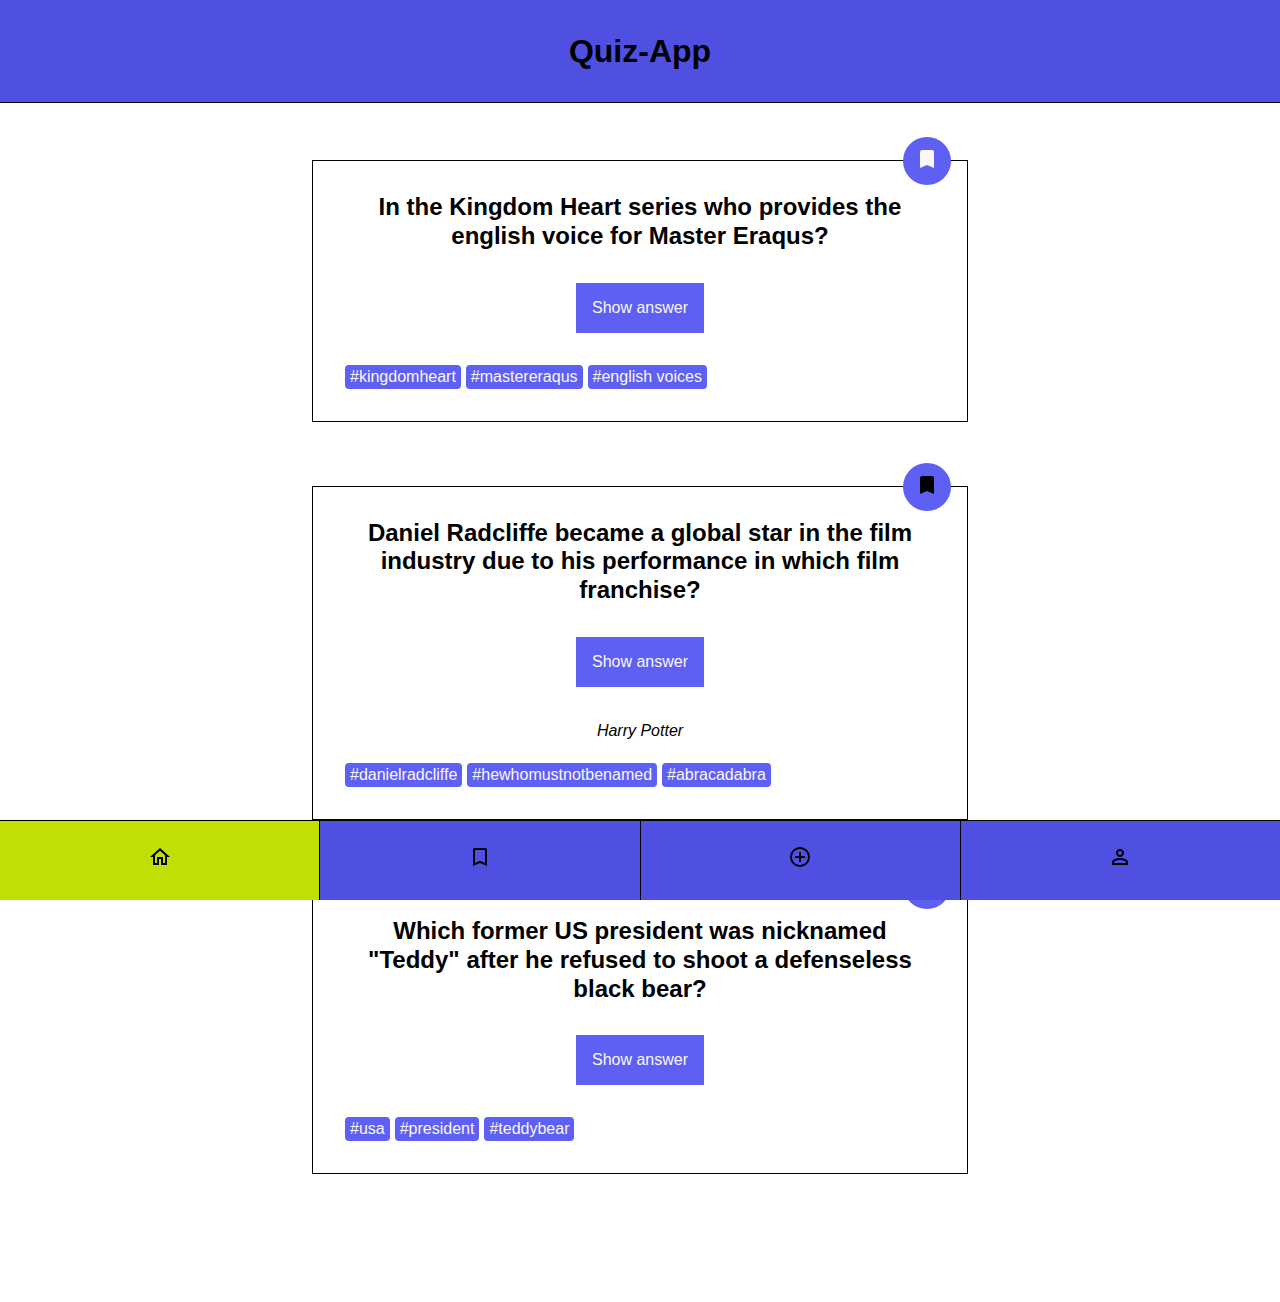
<file: index.html>
<!DOCTYPE html>
<html lang="en">
  <head>
    <meta charset="UTF-8" />
    <meta http-equiv="X-UA-Compatible" content="IE=edge" />
    <meta name="viewport" content="width=device-width, initial-scale=1.0" />
    <title>Quiz-App</title>
    <link rel="stylesheet" href="./styles.css" />
    <script src="./index.js" type="module"></script>
  </head>
  <body>
    <header class="header">
      <h1 class="header__title">Quiz-App</h1>
    </header>
    <main>
      <ul class="card-list">
        <!--
                FIRST CARD
              -->
        <li class="card-list__item">
          <article class="card" data-js="card">
            <h2 class="card__question">
              In the Kingdom Heart series who provides the english voice for
              Master Eraqus?
            </h2>
            <button
              class="card__button-answer"
              type="button"
              data-js="answer-button"
            >
              Show answer
            </button>
            <p class="card__answer" data-js="answer">Mark Hamill</p>
            <ul class="card__tag-list">
              <li class="card__tag-list-item">#kingdomheart</li>
              <li class="card__tag-list-item">#mastereraqus</li>
              <li class="card__tag-list-item">#english voices</li>
            </ul>
            <div class="card__button-bookmark">
              <button
                class="bookmark"
                aria-label="bookmark"
                type="button"
                data-js="bookmark-button"
              >
                <svg
                  class="bookmark__icon"
                  xmlns="http://www.w3.org/2000/svg"
                  viewbox="0 0 24 24"
                >
                  <path
                    d="M17 3H7c-1.1 0-2 .9-2 2v16l7-3 7 3V5c0-1.1-.9-2-2-2z"
                  />
                </svg>
              </button>
            </div>
          </article>
        </li>
        <!--
                SECOND CARD
              -->
        <li class="card-list__item">
          <article class="card" data-js="card">
            <h2 class="card__question">
              Daniel Radcliffe became a global star in the film industry due to
              his performance in which film franchise?
            </h2>
            <button
              class="card__button-answer"
              type="button"
              data-js="answer-button"
            >
              Show answer
            </button>
            <p class="card__answer card__answer--active" data-js="answer">
              Harry Potter
            </p>
            <ul class="card__tag-list">
              <li class="card__tag-list-item">#danielradcliffe</li>
              <li class="card__tag-list-item">#hewhomustnotbenamed</li>
              <li class="card__tag-list-item">#abracadabra</li>
            </ul>
            <div class="card__button-bookmark">
              <button
                class="bookmark bookmark--active"
                aria-label="bookmark"
                type="button"
                data-js="bookmark-button"
              >
                <svg
                  class="bookmark__icon"
                  xmlns="http://www.w3.org/2000/svg"
                  viewbox="0 0 24 24"
                >
                  <path
                    d="M17 3H7c-1.1 0-2 .9-2 2v16l7-3 7 3V5c0-1.1-.9-2-2-2z"
                  />
                </svg>
              </button>
            </div>
          </article>
        </li>
        <!--
                THIRD CARD
              -->
        <li class="card-list__item">
          <article class="card" data-js="card">
            <h2 class="card__question">
              Which former US president was nicknamed &quot;Teddy&quot; after he
              refused to shoot a defenseless black bear?
            </h2>
            <button
              class="card__button-answer"
              type="button"
              data-js="answer-button"
            >
              Show answer
            </button>
            <p class="card__answer" data-js="answer">Theodore Roosevelt</p>
            <ul class="card__tag-list">
              <li class="card__tag-list-item">#usa</li>
              <li class="card__tag-list-item">#president</li>
              <li class="card__tag-list-item">#teddybear</li>
            </ul>
            <div class="card__button-bookmark">
              <button
                class="bookmark"
                aria-label="bookmark"
                type="button"
                data-js="bookmark-button"
              >
                <svg
                  class="bookmark__icon"
                  xmlns="http://www.w3.org/2000/svg"
                  viewbox="0 0 24 24"
                >
                  <path
                    d="M17 3H7c-1.1 0-2 .9-2 2v16l7-3 7 3V5c0-1.1-.9-2-2-2z"
                  />
                </svg>
              </button>
            </div>
          </article>
        </li>
      </ul>
    </main>

    <nav class="navigation">
      <ul class="navigation__list">
        <li class="navigation__list-item navigation__list-item--active">
          <a
            class="navigation__link"
            href="./index.html"
            aria-label="go to home page"
          >
            <svg
              xmlns="http://www.w3.org/2000/svg"
              height="24px"
              viewbox="0 0 24 24"
              width="24px"
            >
              <path
                d="M12 5.69l5 4.5V18h-2v-6H9v6H7v-7.81l5-4.5M12 3L2 12h3v8h6v-6h2v6h6v-8h3L12 3z"
              />
            </svg>
          </a>
        </li>
        <li class="navigation__list-item">
          <a
            class="navigation__link"
            href="./bookmarks.html"
            aria-label="go to bookmarks page"
          >
            <svg
              xmlns="http://www.w3.org/2000/svg"
              height="24px"
              viewbox="0 0 24 24"
              width="24px"
            >
              <path
                d="M17 3H7c-1.1 0-2 .9-2 2v16l7-3 7 3V5c0-1.1-.9-2-2-2zm0 15l-5-2.18L7 18V5h10v13z"
              />
            </svg>
          </a>
        </li>
        <li class="navigation__list-item">
          <a
            class="navigation__link"
            href="./form.html"
            aria-label="go to form page"
          >
            <svg style="width: 24px; height: 24px;" viewbox="0 0 24 24">
              <path
                fill="currentColor"
                d="M12,20C7.59,20 4,16.41 4,12C4,7.59 7.59,4 12,4C16.41,4 20,7.59 20,12C20,16.41 16.41,20 12,20M12,2A10,10 0 0,0 2,12A10,10 0 0,0 12,22A10,10 0 0,0 22,12A10,10 0 0,0 12,2M13,7H11V11H7V13H11V17H13V13H17V11H13V7Z"
              />
            </svg>
          </a>
        </li>
        <li class="navigation__list-item">
          <a
            class="navigation__link"
            href="./profile.html"
            aria-label="go to profile page"
          >
            <svg
              xmlns="http://www.w3.org/2000/svg"
              height="24px"
              viewbox="0 0 24 24"
              width="24px"
            >
              <path
                d="M12 6c1.1 0 2 .9 2 2s-.9 2-2 2-2-.9-2-2 .9-2 2-2m0 9c2.7 0 5.8 1.29 6 2v1H6v-.99c.2-.72 3.3-2.01 6-2.01m0-11C9.79 4 8 5.79 8 8s1.79 4 4 4 4-1.79 4-4-1.79-4-4-4zm0 9c-2.67 0-8 1.34-8 4v3h16v-3c0-2.66-5.33-4-8-4z"
              />
            </svg>
          </a>
        </li>
      </ul>
    </nav>
  </body>
</html>
</file>
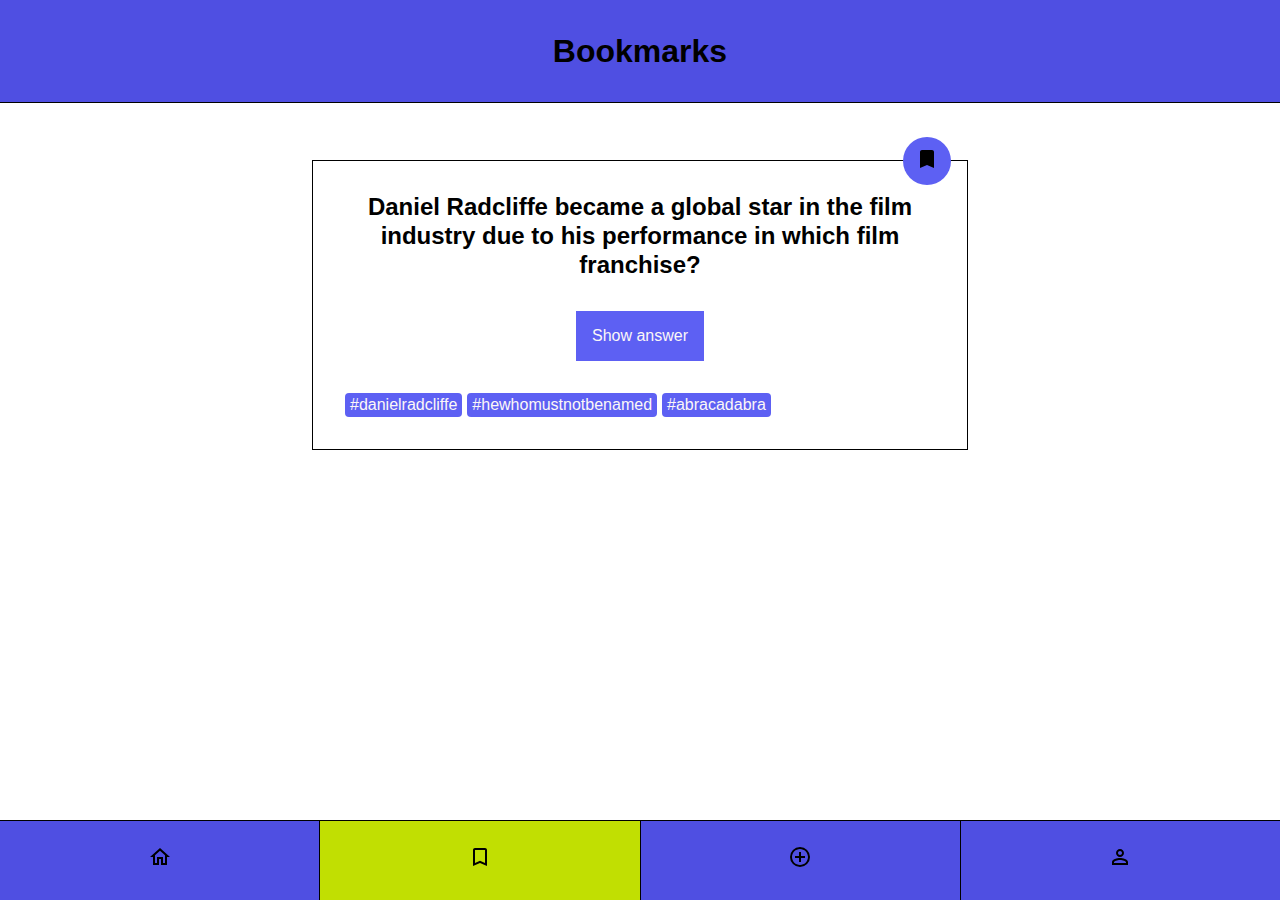
<file: bookmarks.html>
<!DOCTYPE html>
<html lang="en">
  <head>
    <meta charset="UTF-8" />
    <meta http-equiv="X-UA-Compatible" content="IE=edge" />
    <meta name="viewport" content="width=device-width, initial-scale=1.0" />
    <title>Quiz-App</title>
    <link rel="stylesheet" href="./styles.css" />
    <script src="./index.js" type="module"></script>
  </head>
  <body>
    <header class="header">
      <h1 class="header__title">Bookmarks</h1>
    </header>
    <main>
      <ul class="card-list">
        <li class="card-list__item">
          <article class="card" data-js="card">
            <h2 class="card__question">
              Daniel Radcliffe became a global star in the film industry due to
              his performance in which film franchise?
            </h2>
            <button
              class="card__button-answer"
              type="button"
              data-js="answer-button"
            >
              Show answer
            </button>
            <p class="card__answer" data-js="answer">Harry Potter</p>
            <ul class="card__tag-list">
              <li class="card__tag-list-item">#danielradcliffe</li>
              <li class="card__tag-list-item">#hewhomustnotbenamed</li>
              <li class="card__tag-list-item">#abracadabra</li>
            </ul>
            <div class="card__button-bookmark">
              <button
                class="bookmark bookmark--active"
                aria-label="bookmark"
                type="button"
                data-js="bookmark-button"
              >
                <svg
                  class="bookmark__icon"
                  xmlns="http://www.w3.org/2000/svg"
                  viewbox="0 0 24 24"
                >
                  <path
                    d="M17 3H7c-1.1 0-2 .9-2 2v16l7-3 7 3V5c0-1.1-.9-2-2-2z"
                  />
                </svg>
              </button>
            </div>
          </article>
        </li>
      </ul>
    </main>

    <nav class="navigation">
      <ul class="navigation__list">
        <li class="navigation__list-item">
          <a
            class="navigation__link"
            href="./index.html"
            aria-label="go to home page"
          >
            <svg
              xmlns="http://www.w3.org/2000/svg"
              height="24px"
              viewbox="0 0 24 24"
              width="24px"
            >
              <path
                d="M12 5.69l5 4.5V18h-2v-6H9v6H7v-7.81l5-4.5M12 3L2 12h3v8h6v-6h2v6h6v-8h3L12 3z"
              />
            </svg>
          </a>
        </li>
        <li class="navigation__list-item navigation__list-item--active">
          <a
            class="navigation__link"
            href="./bookmarks.html"
            aria-label="go to bookmarks page"
          >
            <svg
              xmlns="http://www.w3.org/2000/svg"
              height="24px"
              viewbox="0 0 24 24"
              width="24px"
            >
              <path
                d="M17 3H7c-1.1 0-2 .9-2 2v16l7-3 7 3V5c0-1.1-.9-2-2-2zm0 15l-5-2.18L7 18V5h10v13z"
              />
            </svg>
          </a>
        </li>
        <li class="navigation__list-item">
          <a
            class="navigation__link"
            href="./form.html"
            aria-label="go to form page"
          >
            <svg style="width: 24px; height: 24px;" viewbox="0 0 24 24">
              <path
                fill="currentColor"
                d="M12,20C7.59,20 4,16.41 4,12C4,7.59 7.59,4 12,4C16.41,4 20,7.59 20,12C20,16.41 16.41,20 12,20M12,2A10,10 0 0,0 2,12A10,10 0 0,0 12,22A10,10 0 0,0 22,12A10,10 0 0,0 12,2M13,7H11V11H7V13H11V17H13V13H17V11H13V7Z"
              />
            </svg>
          </a>
        </li>
        <li class="navigation__list-item">
          <a
            class="navigation__link"
            href="./profile.html"
            aria-label="go to profile page"
          >
            <svg
              xmlns="http://www.w3.org/2000/svg"
              height="24px"
              viewbox="0 0 24 24"
              width="24px"
            >
              <path
                d="M12 6c1.1 0 2 .9 2 2s-.9 2-2 2-2-.9-2-2 .9-2 2-2m0 9c2.7 0 5.8 1.29 6 2v1H6v-.99c.2-.72 3.3-2.01 6-2.01m0-11C9.79 4 8 5.79 8 8s1.79 4 4 4 4-1.79 4-4-1.79-4-4-4zm0 9c-2.67 0-8 1.34-8 4v3h16v-3c0-2.66-5.33-4-8-4z"
              />
            </svg>
          </a>
        </li>
      </ul>
    </nav>
  </body>
</html>
</file>
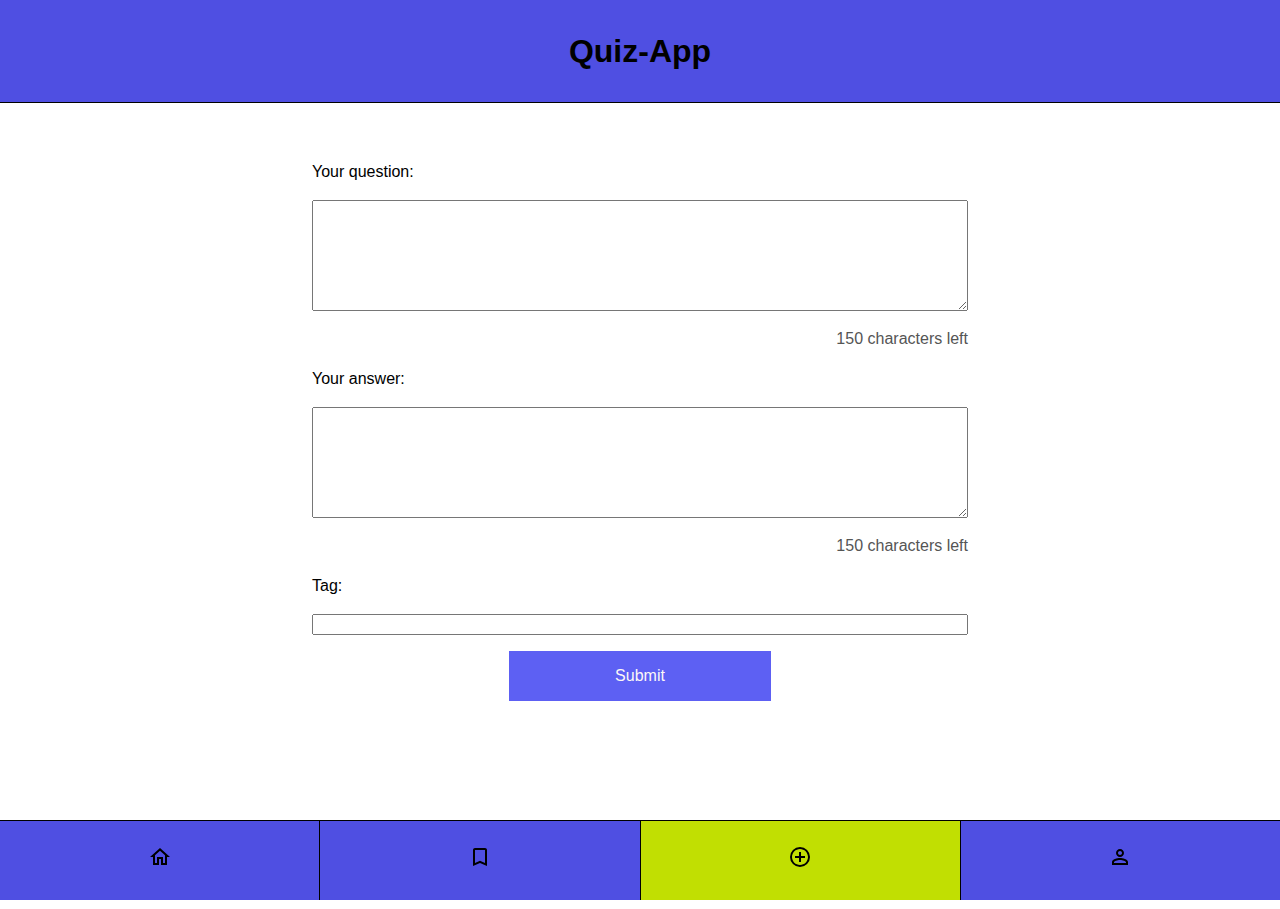
<file: form.html>
<!DOCTYPE html>
<html lang="en">
  <head>
    <meta charset="UTF-8" />
    <meta http-equiv="X-UA-Compatible" content="IE=edge" />
    <meta name="viewport" content="width=device-width, initial-scale=1.0" />
    <title>Quiz-App</title>
    <link rel="stylesheet" href="./styles.css" />
    <script src="./index.js" type="module"></script>
  </head>
  <body>
    <header class="header">
      <h1 class="header__title">Quiz-App</h1>
    </header>
    <main>
      <form class="form" aria-label="Add a new question" data-js="form">
        <label for="question">Your question:</label>
        <textarea
          id="question"
          rows="7"
          name="question"
          maxlength="150"
          data-js="input-question"
        ></textarea>
        <span class="form__character-count">
          <span data-js="amount-left-question"></span> characters left</span
        >
        <label for="answer">Your answer:</label>
        <textarea
          id="answer"
          rows="7"
          name="answer"
          maxlength="150"
          data-js="input-answer"
        ></textarea>
        <span class="form__character-count">
          <span data-js="amount-left-answer"></span> characters left</span
        >
        <label for="tag">Tag:</label>
        <input id="tag" type="text" name="tag" />
        <button class="form__submit-button" type="submit">Submit</button>
      </form>
      <ul class="form__card-list" data-js="form-card-list"></ul>
    </main>

    <nav class="navigation">
      <ul class="navigation__list">
        <li class="navigation__list-item">
          <a
            class="navigation__link"
            href="./index.html"
            aria-label="go to home page"
          >
            <svg
              xmlns="http://www.w3.org/2000/svg"
              height="24px"
              viewbox="0 0 24 24"
              width="24px"
            >
              <path
                d="M12 5.69l5 4.5V18h-2v-6H9v6H7v-7.81l5-4.5M12 3L2 12h3v8h6v-6h2v6h6v-8h3L12 3z"
              />
            </svg>
          </a>
        </li>
        <li class="navigation__list-item">
          <a
            class="navigation__link"
            href="./bookmarks.html"
            aria-label="go to bookmarks page"
          >
            <svg
              xmlns="http://www.w3.org/2000/svg"
              height="24px"
              viewbox="0 0 24 24"
              width="24px"
            >
              <path
                d="M17 3H7c-1.1 0-2 .9-2 2v16l7-3 7 3V5c0-1.1-.9-2-2-2zm0 15l-5-2.18L7 18V5h10v13z"
              />
            </svg>
          </a>
        </li>
        <li class="navigation__list-item navigation__list-item--active">
          <a
            class="navigation__link"
            href="./form.html"
            aria-label="go to form page"
          >
            <svg style="width: 24px; height: 24px;" viewbox="0 0 24 24">
              <path
                fill="currentColor"
                d="M12,20C7.59,20 4,16.41 4,12C4,7.59 7.59,4 12,4C16.41,4 20,7.59 20,12C20,16.41 16.41,20 12,20M12,2A10,10 0 0,0 2,12A10,10 0 0,0 12,22A10,10 0 0,0 22,12A10,10 0 0,0 12,2M13,7H11V11H7V13H11V17H13V13H17V11H13V7Z"
              />
            </svg>
          </a>
        </li>
        <li class="navigation__list-item">
          <a
            class="navigation__link"
            href="./profile.html"
            aria-label="go to profile page"
          >
            <svg
              xmlns="http://www.w3.org/2000/svg"
              height="24px"
              viewbox="0 0 24 24"
              width="24px"
            >
              <path
                d="M12 6c1.1 0 2 .9 2 2s-.9 2-2 2-2-.9-2-2 .9-2 2-2m0 9c2.7 0 5.8 1.29 6 2v1H6v-.99c.2-.72 3.3-2.01 6-2.01m0-11C9.79 4 8 5.79 8 8s1.79 4 4 4 4-1.79 4-4-1.79-4-4-4zm0 9c-2.67 0-8 1.34-8 4v3h16v-3c0-2.66-5.33-4-8-4z"
              />
            </svg>
          </a>
        </li>
      </ul>
    </nav>
  </body>
</html>
</file>
<file: styles.css>
@import './global.css';

@import './components/bookmark/bookmark.css';
@import './components/card-list/card-list.css';
@import './components/card/card.css';
@import './components/header/header.css';
@import './components/navigation/navigation.css';
@import './components/profile/profile.css';
@import './components/counter-list/counter-list.css';
@import './components/form/form.css';
</file>
